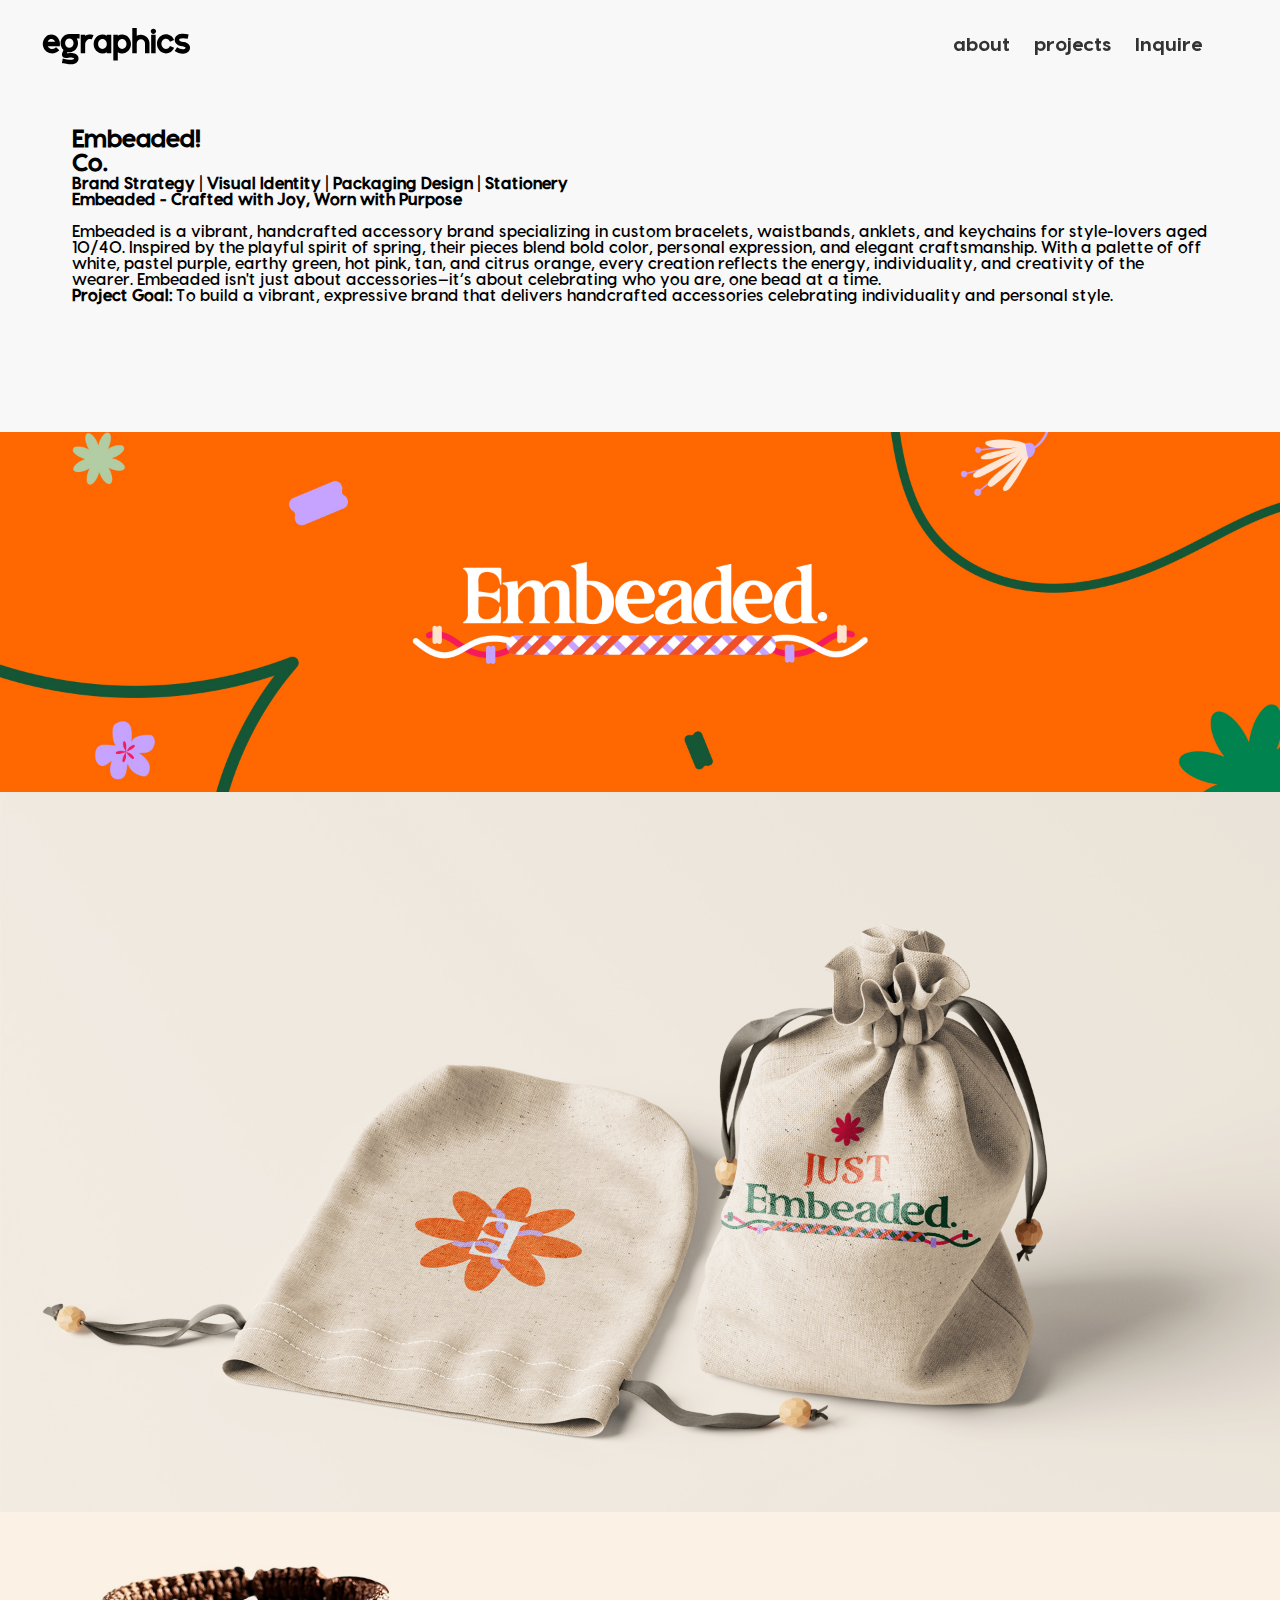
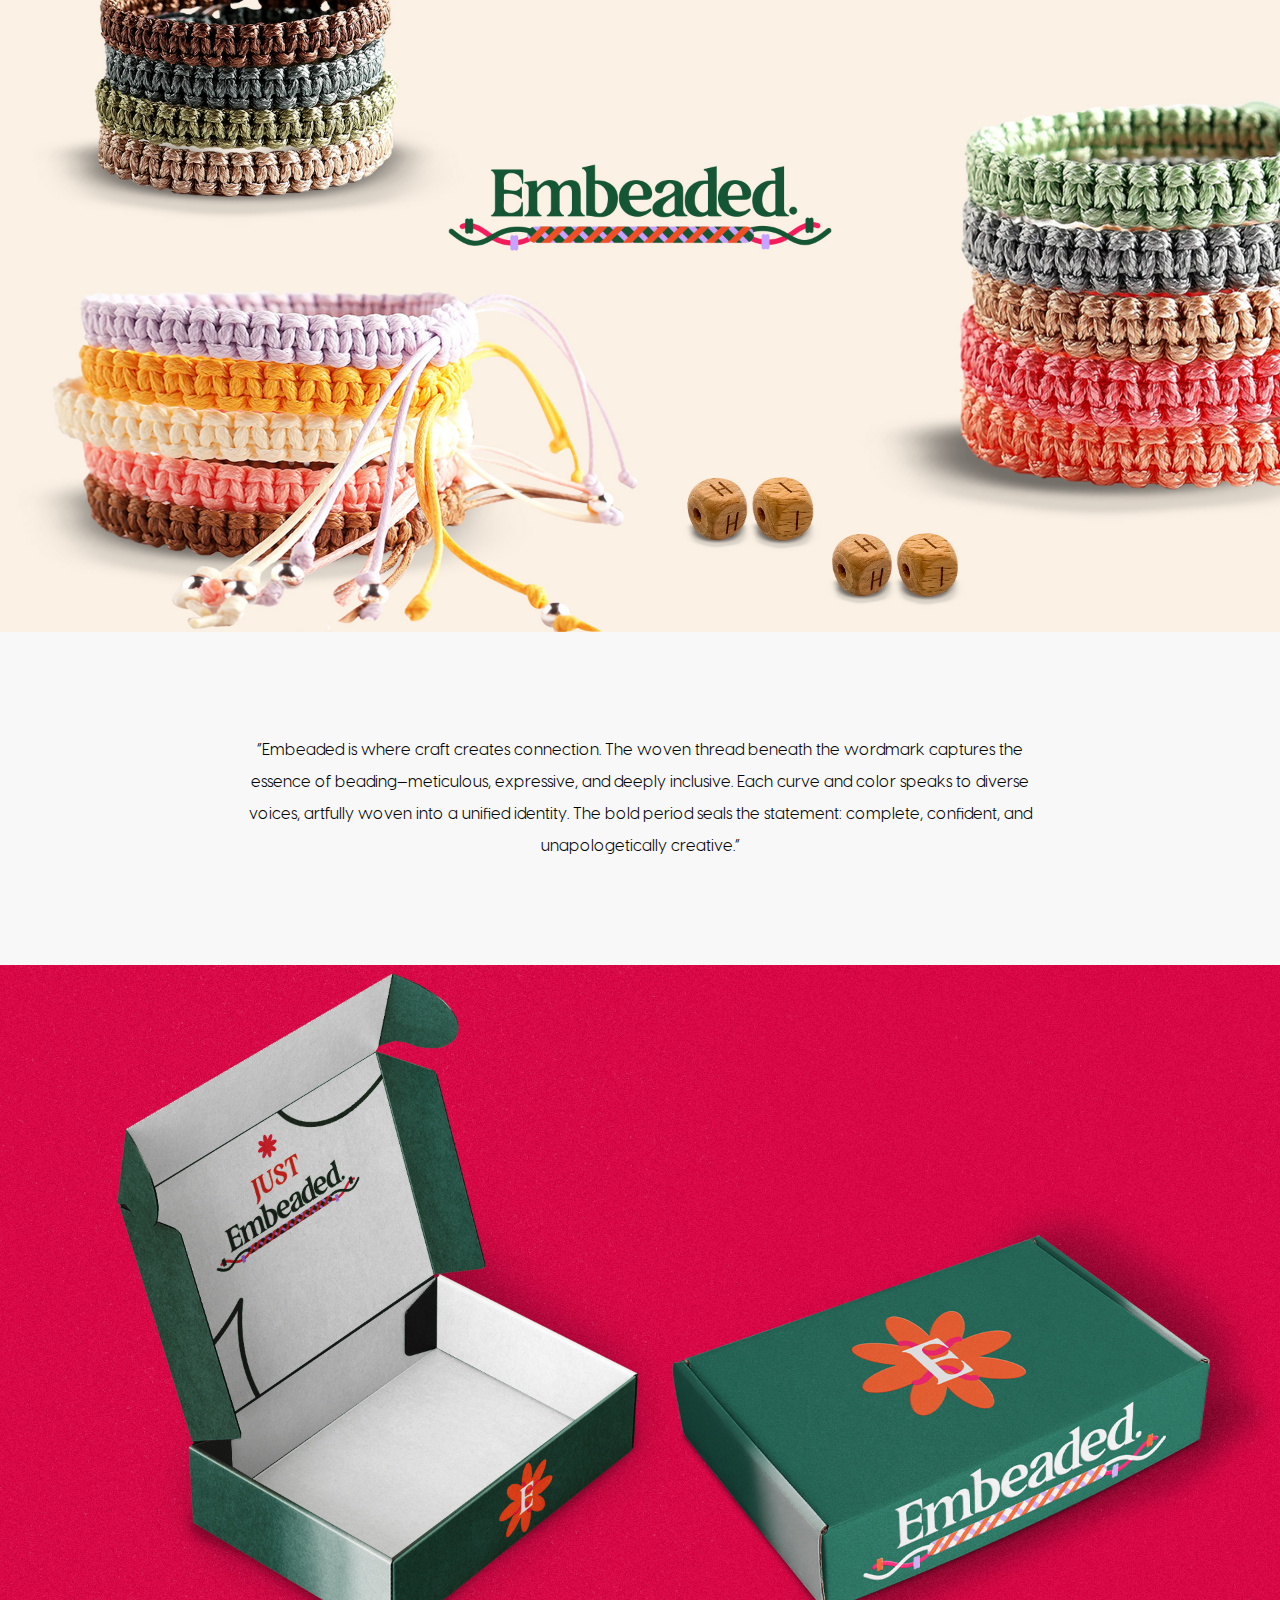
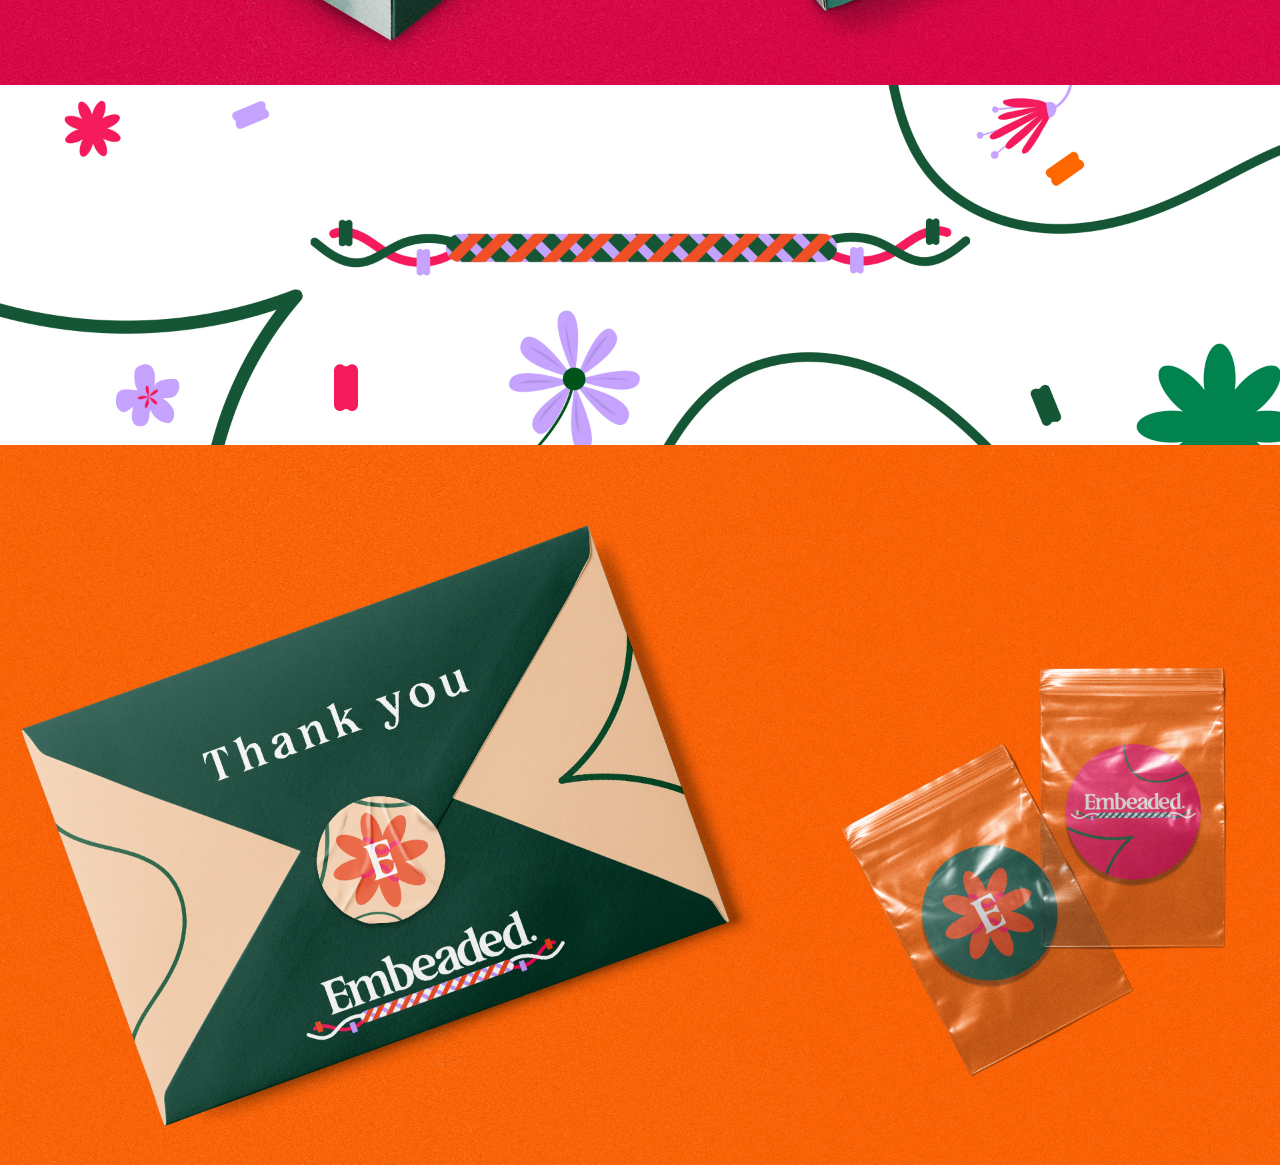
<file: embeaded.html>
<!DOCTYPE html>
<html lang="en">
<meta charset="UTF-8" />
<meta name="viewport" content="width=device-width, initial-scale=1.0" />
<title>egraphics</title>
<link rel="stylesheet" href="styles/portfoliostyle.css" />
<link rel="icon" href="images/egraphics/logo.png" type="image/x-icon">
</head>

<body>

  <nav class="navbar">
    <div class="nav-container">
      <!-- Place this inside .nav-container, before .nav-icons -->
      <button class="nav-toggle" aria-label="Toggle navigation">
        ☰
      </button>

      <div class="nav-logo"> <a href="index.html"><img src="images/egraphics/egraphics-button.svg" alt=""> </a></div>
      <ul class="nav-links">
        <li><a href="#">about</a></li>
        <li><a href="projects.html">projects</a></li>
        <li><a href="#">Inquire</a></li>
      </ul>
    </div>
  </nav>
  <main>
    <section class="project-section">
      <div class="project-wrapper">

        <!-- LEFT: Project Title -->
        <div class="project-title">
          <h2>Embeaded!<br>Co.</h2>
        </div>

        <!-- RIGHT: Project Description -->
        <div class="project-description">
          <p class="project-services">
            <strong>Brand Strategy</strong> | <strong>Visual Identity</strong> |
            <strong>Packaging Design</strong> | <strong>Stationery</strong>
          </p>

          <p class="about-brand">
            <h4>  Embeaded - Crafted with Joy, Worn with Purpose</h4>
            <br>
            Embeaded is a vibrant, handcrafted accessory brand specializing in custom bracelets, waistbands, anklets,
            and keychains for style-lovers aged 10/40. Inspired by the playful spirit of spring, their pieces blend bold
            color, personal expression, and elegant craftsmanship.

            With a palette of off white, pastel purple, earthy green, hot pink, tan, and citrus orange, every creation
            reflects the energy, individuality, and creativity of the wearer. Embeaded isn't just about accessories—it’s
            about celebrating who you are, one bead at a time.
          </p>

          <p class="project-goals">
            <strong>Project Goal:</strong> To build a vibrant, expressive brand that delivers handcrafted accessories celebrating individuality and personal style.
          </p>
        </div>

      </div>
    </section>
    <!---->
    <div class="port-branding">
      <img src="images/embeaded/embeaded-logo.jpg" alt="">
      <img src="images/embeaded/embeaded-jewelry-bag.jpg" alt="">
      <img src="images/embeaded/embeaded-products.jpg" alt="">
      <div class="port-branding-txt">
        <p>“Embeaded is where craft creates connection.
          The woven thread beneath the wordmark captures the essence of beading—meticulous, expressive, and deeply
          inclusive. Each curve and color speaks to diverse voices, artfully woven into a unified identity. The bold
          period seals the statement: complete, confident, and unapologetically creative.”</p>
      </div>
      <img src="images/embeaded/embeaded-packaging.jpg" alt="">
      <img src="images/embeaded/embeaded-assets.jpg" alt="">
      <img src="images/embeaded/embeaded-letter.jpg" alt="">

    </div>
  </main>



  <!--Nav Menu Script -->
  <script>
    const toggleBtn = document.querySelector('.nav-toggle');
    const navLinks = document.querySelector('.nav-links');

    toggleBtn.addEventListener('click', () => {
      navLinks.classList.toggle('active');
    });
  </script>

  <script>
    const navLinks = document.querySelector('.nav-links');
    const toggleBtn = document.querySelector('.nav-toggle');

    toggleBtn.addEventListener('click', () => {
      navLinks.classList.toggle('active');
    });

    // Close menu when any nav link is clicked
    navLinks.querySelectorAll('a').forEach(link => {
      link.addEventListener('click', () => {
        navLinks.classList.remove('active');
      });
    });
  </script>
  <script>
    function adjustMainPadding() {
      const navbar = document.querySelector('.navbar');
      const main = document.querySelector('main');

      if (navbar && main) {
        const navHeight = navbar.offsetHeight;
        main.style.paddingTop = ${ navHeight } px;
      }
    }

    // Run on load and on resize
    window.addEventListener('DOMContentLoaded', adjustMainPadding);
    window.addEventListener('resize', adjustMainPadding);
  </script>


</body>

</html>
</file>
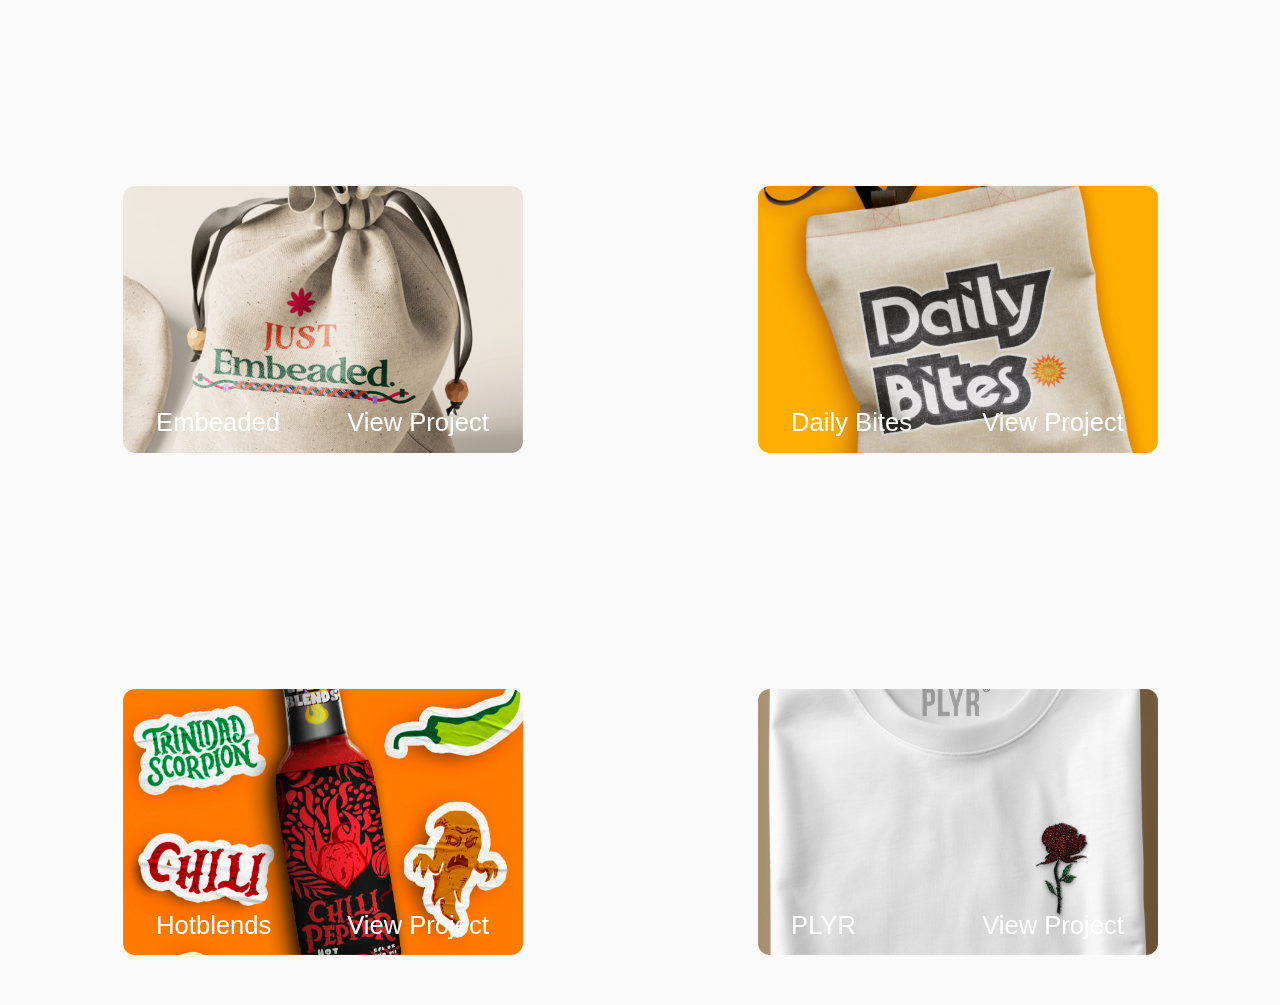
<file: test.html>
<!DOCTYPE html>
<html lang="en">
<head>
  <meta charset="UTF-8" />
  <meta name="viewport" content="width=device-width, initial-scale=1.0"/>
  <title>Flip Cards with Scroll-In Effect</title>
  <style>
    body {
      margin: 0;
      font-family: sans-serif;
      background: #fafafa;
    }

    .projects-row {
      display: flex;
      justify-content: space-around;
      gap: 30px;
      margin-bottom: 50px;
      padding: 0 20px;
      flex-wrap: wrap;
    }

    .project-card-click {
      position: relative;
      width: 45%;
      max-width: 400px;
      aspect-ratio: 3/2;
      border-radius: 12px;
      overflow: hidden;
      cursor: pointer;
      margin-top: 15%;
      perspective: 1000px;

      /* scroll-in animation */
      opacity: 0;
      transform: translateY(20px);
      transition: opacity 0.6s ease, transform 0.6s ease;
    }

    .project-card-click.visible {
      opacity: 1;
      transform: translateY(0);
    }

    .flip-inner {
      width: 100%;
      height: 100%;
      position: relative;
      transform-style: preserve-3d;
      transition: transform 0.8s ease;
    }

    .project-card-click:hover .flip-inner {
      transform: rotateY(180deg);
    }

    .flip-front,
    .flip-back {
      width: 100%;
      height: 100%;
      position: absolute;
      top: 0;
      left: 0;
      backface-visibility: hidden;
    }

    .flip-front img,
    .flip-back img {
      width: 100%;
      height: 100%;
      object-fit: cover;
      display: block;
    }

    .flip-back {
      transform: rotateY(180deg);
    }

    .overlay-text {
      position: absolute;
      bottom: 1%;
      color: #fff;
      padding: 0.5em 1em;
      font-family: 'VisbySemibold', sans-serif;
      font-size: clamp(0.8rem, 2vw, 2rem);
      z-index: 2;
      pointer-events: none;
      width: calc(50% - 2em);
    }

    .left-text { left: 2%; text-align: left; }
    .right-text { right: 2%; text-align: right; }

    @media (max-width: 768px) {
      .project-card-click {
        width: 100%;
      }
    }
  </style>
</head>
<body>

<div class="projects-row">
  <div class="project-card-click">
    <div class="flip-inner">
      <div class="flip-front">
        <a href="embeaded.html">
          <img src="images/embeaded/embeaded-img-link.jpg" alt="Embeaded front">
          <div class="overlay-text left-text">Embeaded</div>
          <div class="overlay-text right-text">View Project</div>
        </a>
      </div>
      <div class="flip-back">
        <a href="embeaded.html">
          <img src="images/embeaded/logo-back.png" alt="Embeaded back">
          <div class="overlay-text left-text">Embeaded Back</div>
          <div class="overlay-text right-text">View Project</div>
        </a>
      </div>
    </div>
  </div>

  <div class="project-card-click">
    <div class="flip-inner">
      <div class="flip-front">
        <a href="dailybites.html">
          <img src="images/dailybites/dailybites-img-click.jpg" alt="Daily Bites front">
          <div class="overlay-text left-text">Daily Bites</div>
          <div class="overlay-text right-text">View Project</div>
        </a>
      </div>
      <div class="flip-back">
        <a href="dailybites.html">
          <img src="images/dailybites/logo-back.png" alt="Daily Bites back">
          <div class="overlay-text left-text">Daily Bites Back</div>
          <div class="overlay-text right-text">View Project</div>
        </a>
      </div>
    </div>
  </div>
</div>

<div class="projects-row">
  <div class="project-card-click">
    <div class="flip-inner">
      <div class="flip-front">
        <a href="hotblends.html">
          <img src="images/hotblends/hotblends-img-click.jpg" alt="Hot Blends front">
          <div class="overlay-text left-text">Hotblends</div>
          <div class="overlay-text right-text">View Project</div>
        </a>
      </div>
      <div class="flip-back">
        <a href="hotblends.html">
          <img src="images/hotblends/logo-back.png" alt="Hot Blends back">
          <div class="overlay-text left-text">Hotblends Back</div>
          <div class="overlay-text right-text">View Project</div>
        </a>
      </div>
    </div>
  </div>

  <div class="project-card-click">
    <div class="flip-inner">
      <div class="flip-front">
        <a href="plyr.html">
          <img src="images/plyr/plyr-img-click.jpg" alt="PLYR front">
          <div class="overlay-text left-text">PLYR</div>
          <div class="overlay-text right-text">View Project</div>
        </a>
      </div>
      <div class="flip-back">
        <a href="plyr.html">
          <img src="images/plyr/logo-back.png" alt="PLYR back">
          <div class="overlay-text left-text">PLYR Back</div>
          <div class="overlay-text right-text">View Project</div>
        </a>
      </div>
    </div>
  </div>
</div>

<script>
  document.addEventListener('DOMContentLoaded', () => {
    const observer = new IntersectionObserver((entries) => {
      entries.forEach(entry => {
        if (entry.isIntersecting) {
          entry.target.classList.add('visible');
        } else {
          entry.target.classList.remove('visible');
        }
      });
    }, {
      threshold: 0.1
    });

    document.querySelectorAll('.project-card-click').forEach(card => {
      observer.observe(card);
    });
  });
</script>

</body>
</html>
</file>
<file: styles/portfoliostyle.css>
@import url('https://fonts.cdnfonts.com/css/sf-pro-display');
@font-face {
  font-family: "VisbySemibold"; /* <-- This is what you should use */
  src: url(../fonts/visby/VisbySemibold.woff2);
}
@font-face {
  font-family: "Visbybold"; /* <-- This is what you should use */
  src: url(../fonts/visby/Visbybold.woff2);

}
@font-face {
  font-family: "VisbyExtrabold"; /* <-- This is what you should use */
  src: url(../fonts/visby/VisbyExtrabold.woff2);

}
@font-face {
  font-family: "VisbyMedium"; /* <-- This is what you should use */
  src: url(../fonts/visby/VisbyMedium.woff2);

}
@font-face {
  font-family: "VisbyRegular"; /* <-- This is what you should use */
  src: url(../fonts/visby/VisbyRegular.woff2);

}

@font-face {
  font-family: "VisbyHeavy"; /* <-- This is what you should use */
  src: url(../fonts/visby/VisbyHeavy.woff2);

}

@font-face {
  font-family: "Geraldica"; /* <-- This is what you should use */
  src: url(../fonts/Geraldica.woff2);

}
@font-face {
  font-family: "Dashing"; /* <-- This is what you should use */
  src: url(../fonts/Dashing.woff2);

}@font-face {
  font-family: "ViableLogic"; /* <-- This is what you should use */
  src: url(../fonts/ViableLogic.woff2);

}

/* RESET & BASE STYLES */
* {
  margin: 0;
  padding: 0;
  box-sizing: border-box;
} 

body {
  font-family:'VisbySemibold';
  background: #f8f8f8;
  min-width:400px;
}
main{
  padding-top:5%;
}
/* NAVIGATION BAR */
.navbar {
  background-color: rgba(248, 248, 248, 0.65); /* semi-transparent */
  backdrop-filter: blur(10px); /* apply blur to what's behind */
  -webkit-backdrop-filter: blur(10px); /* for Safari support */
  position: fixed;
  width: 100%;
  top: 0;
  z-index: 1000;
 /* box-shadow: 0 2px 10px rgba(0, 0, 0, 0.1); /* optional: adds subtle shadow */
}

  .special-txt {
    font-family: 'Geraldica';
    color: #d60029;
  }
  .nav-container {
    max-width: 100%;
    margin: 0 auto;
    padding: 0.75rem 1rem;
    display: flex;
    align-items: center;
    justify-content: space-between;
    position: relative;
    padding-top: 2%;
  }
  
  /* LOGO */
  .icon:hover{
    fill: #d60029;
  }
  .nav-logo{
    padding-left:2%;
  }
  .nav-logo a{
    display: flex;
    align-items: center;
    height:2.5em;
    flex-shrink: 0;
    transition: transform 0.3s ease;
  }
  
  .nav-logo svg,
  .nav-logo img {
    width: auto;
    height: clamp(100%, 4vw, 2.5em)
  }

.nav-logo:hover {
  transform: scale(1.05);
  cursor: pointer;
}

/* HAMBURGER MENU BUTTON */
.nav-toggle {
 font-size: 1.5rem;
  background: none;
  border: none;
  cursor: pointer;
  display: none; /* Default: hidden */
  z-index: 1100;  /* Makes sure it stays above the menu */
}

/* NAV LINKS */
.nav-links {
  list-style: none;
  display: flex;
  gap: 1.5rem;
  justify-content: center;
  grid-column: 2;
  padding-right:5%;
}

.nav-links li a {
   display: inline-block;
  text-decoration: none;
  color: #333;
  font-size: 1.2rem;
  transition: color 0.2s, transform 0.3s ease;
font-family:'VisbyExtrabold';
}

.nav-links li a:hover {
  color: #d60029;
transform: scale(1.1);
}

/* ================================================  BODY ================================================ */

.project-section {
  display: flex;
  gap: 3rem;
  align-items:flex-start;
  justify-content: center;
    padding:4rem 2rem;
  flex-wrap: wrap;
  max-width: 1200px;
  margin: 0 auto;
  margin-bottom: 5%;
}

.title h1 {
  font-family: 'VisbyHeavy';
  font-size: clamp(2rem, 5vw, 4rem); /* Responsive size */
  font-weight: 800;
  line-height: 1.2;
  color: #1a1a1a;
}

.title {
  flex: 1 1 40%;
  min-width: 280px;

}

.description {
  flex: 1 1 55%;
  min-width: 280px;
  font-size:clamp(0.7rem, 1.2vw,1rem);
  font-family:'VisbyMedium';
  line-height: 1.6;
max-width:950px;
margin-left:0;

}
.port-branding {
  width: 100%;
  height: auto;
}

.port-branding img {
  width: 100%;
  height: auto;
  object-fit: contain;
  display: block; /* Removes extra space below image */
}
.port-branding-txt{
  padding: 8%;
  padding-left: 18%;
  padding-right:18%;
  font-size: clamp(0.4rem,4vw, 1rem);
  text-align: center;
  font-family: 'VisbyRegular';
  line-height:2;
}

.button-container {
  display: flex;
  justify-content: center;
  margin-top: 2rem;
}

.see-more-btn {
  display: inline-block;
  padding: 0.75rem 1.5rem;
  border: 1px solid #333;
  border-radius: 0.5rem;
  text-decoration: none;
  color: #333;
  font-weight: 500;
  font-size: 1rem;
  transition: all 0.3s ease;
  transition: all 0.3s ease;
  text-align: center;
  max-width: 90vw;
  word-wrap: break-word;
}

.see-more-btn:hover {
  background-color: #333;
  color: #fff;
}
/* ================================================ FOOTER ================================================ */

.site-footer {
  background-color: #fff;
  padding: 4rem 5%;
  font-family: 'VisbyRegular', sans-serif;
  font-size: 0.95rem;
  color: #111;
  border-top: 1px solid #eee;
  margin-top:5%;
}

.footer-top {
  display: flex;
  flex-wrap: wrap;
  justify-content: space-between;
  gap: 2rem;
  margin-bottom: 2rem;
}

.footer-left p {
  margin-bottom: 0.5rem;
}

.footer-buttons {
  margin-top: 1rem;
}

.footer-btn {
  display: inline-block;
  margin-right: 1rem;
  padding: 0.5rem 1rem;
  background-color: #1a1a1a;
  color: white;
  border-radius: 6px;
  text-decoration: none;
  font-size: 0.85rem;
  transition: background 0.3s;
}

.footer-btn:hover {
  background-color: #333;
}

.footer-right h3 {
  font-size: 1.1rem;
  margin-bottom: 1rem;
  font-family: 'VisbyBold', sans-serif;
}

.footer-right .highlight {
  color: #7474ff; /* Purple-ish highlight */
}

.newsletter-form {
  display: flex;
  flex-wrap: wrap;
  gap: 0.5rem;
}

.newsletter-form input {
  padding: 0.6rem;
  border: 1px solid #ccc;
  border-radius: 6px;
  font-size: 0.9rem;
  min-width: 180px;
}

.newsletter-form button {
  padding: 0.6rem 1rem;
  background-color: #1a1a1a;
  color: #fff;
  border: none;
  border-radius: 6px;
  cursor: pointer;
  transition: background 0.3s;
}

.newsletter-form button:hover {
  background-color: #333;
}

.footer-bottom {
  display: flex;
  justify-content: space-between;
  align-items: center;
  flex-wrap: wrap;
  border-top: 1px solid #ddd;
  padding-top: 2rem;
  gap: 1rem;
}
.social-icons {
  display: flex;
  gap: 1rem;
  align-items: center;
}

.lottie-wrapper {
  width: 50px;
  height: 50px;
  display: flex;
  align-items: center;
  justify-content: center;
}

.scale-fix {
  transform: scale(1.15); /* Adjust this value until both Lotties match visually */
  transform-origin: center;
}

.footer-links a {
  display: inline-block;
  margin-right: 1rem;
  padding: 0.5rem 1rem;
  background-color: #1a1a1a;
  color: white;
  border-radius: 6px;
  text-decoration: none;
  font-size: 0.85rem;
  transition: background 0.3s;
}

.footer-links a:hover {
  background-color: #333;
}

/* Home Lottie Button with Link */

.lottie-btn {
  background-color:transparent;
  border:2px solid #d8d8d8;
  padding:2px 20px;
  border-radius: 8px;
  cursor: pointer;
  display: flex;
  align-items: center;
  gap: 10px;
  color: #1a1a1a;
  font-family: 'VisbySemibold', sans-serif;
  font-size: clamp(0.7rem, 1vw, 1.5rem);
  text-decoration: none;
  transition: transform 0.2s ease, background-color 0.2s ease;
  user-select: none;
  height:3%;
}

/* Lottie Button Hover */
.lottie-btn:hover {
  transform: scale(1.1);
  background-color: #d60029;
  color: #fff;
  border: none;
}

/* Ensure Lottie player matches icon size */
.lottie-btn dotlottie-player {
  width: 70px !important;
  height: 70px !important;
  flex-shrink: 0; /* prevent it from shrinking */
  pointer-events: none; /* ensures player doesn't intercept hover */
}


/* Projects Gif Button with Link */
.gif-btn-wrapper {
  display: flex;
  justify-content: center;
  align-items: center;
  gap: 10%; /* adjust as needed */
  flex-wrap: wrap; /* makes them stack on small screens */
  height: 10vh;
  margin-top:5%;
}


    /* Make the link look like a button */
    .gif-btn {
      background-color:#002547;
      border:2px;
      padding: 10px 20px;
      border-radius: 8px;
      cursor: pointer;
      display: flex;
      align-items: center; /* vertical centering */
      gap: 10px; /* space between text and image */
      color: #fff;
      font-family: 'VisbySemibold',sans-serif;
      font-size:clamp(0.7rem, 1vw, 1.5rem);
      text-decoration: none;
      transition: transform 0.2s ease;
      user-select: none;
    }

    .gif-btn img {
      width: 50px;
      height: 50px;
      transition: transform 0.2s ease;
    }

    /* Scale whole button on hover */
    .gif-btn:hover {
      transform: scale(1.1);
      background-color: #d60029;
      color: #fff;
    }

    .gif-btn-wrapper a {
      text-decoration: none;
    }
/* ================================================  MEDIA QUERIES ================================================ */

/* Mobile-first (small screens) */

@media (max-width: 480px) {
  .see-more-btn {
    font-size: 0.9rem;
    padding: 0.6rem 1.2rem;
  }
  .lottie-btn {
height:5%;
    padding: 1px 12px;
    gap: 2px;
  }

  .lottie-btn dotlottie-player {
    width: 30px;
    height:30px;
  }
    .gif-btn {
    font-size: 0.85rem;
    padding: 0.5rem 0.9rem;
    gap: 0.4rem;
  }

  .gif-btn img {
    width: 35px;
    height: 35px;
  }
}
@media (max-width: 599px) {
  .nav-logo {
    font-size: 1rem;
  }

  .nav-logo img{
    width: 75%;
  }
  .nav-links li a {
    font-size: 0.8rem;
  }
  main{
  padding-top:17%;
}
.port-branding-txt{
  font-size:0.6rem;
}
}

@media (max-width: 768px) { 
.insta{
  width:10%;
height:auto;
border-radius:3px;
}

  .mailing{
    width:95%; height:auto;
  }

  .nav-links {
    max-height: 0;
    overflow: hidden;
    flex-direction: column;
    gap: 1rem;
    background: #f8f8f8;
    position: absolute;
    top: 60px;
    left: 0;       /* aligned left */
    width: 200px;  /* fixed width or adjust as needed */
    padding: 0 1rem;
    transition: max-height 0.3s ease-out, padding 0.3s ease-out;
    grid-column: 1 / span 1; /* make sure it only spans first column */
    box-shadow: 0 4px 6px rgba(0,0,0,0.1);
    font-size: 0.9rem;
    
  }
  .nav-container {
    grid-template-columns: auto 1fr;
  }

  .nav-toggle {
    display: block;
  }
  .nav-links.active {
    max-height: 500px; /* enough height */
    padding: 1rem;
    transition: max-height 0.4s ease-in, padding 0.4s ease-in;
  }
    h1.home-title{
    font-size: 3.5rem;
  }
 .project-wrapper {
    flex-direction: column;
     text-align: center;
    gap: 1rem;
  }



  .project-title h2 {
    text-align: left;
    font-size: clamp(2rem, 6vw, 4rem);
  }

 

  .project-description .project-services {
    font-size:clamp(0.8rem, 2vw, 1rem);
    max-width: 90%;

  }
  .lottie-btn {
    height: 60px;
    padding: 2px 15px;
    gap: 3px;
  }

  .lottie-btn dotlottie-player {
    width: 50px;
    height: 50px;
  }
    .gif-btn {
    font-size: 0.9rem;
    padding: 0.6rem 1rem;
    gap: 0.5rem;
  }

  .gif-btn img {
    width: 40px;
    height: 40px;
  }
   .footer-top {
    flex-direction: column;
  }

  .footer-bottom {
    flex-direction: column;
    align-items: flex-start;
  }
}


                                                  /* MEDIA QURIES */
/* Tablets */
@media (min-width: 600px) {
  .container {
    padding: 2rem;
  }

  .nav-logo img{
    width: 80%;
  }
    h1.home-title{
    font-size: 2.8rem;
  }
  
}

/* Grid utilities */
@media (min-width: 768px) {

  .grid {
    display: grid;
    grid-template-columns: repeat(2, 1fr);
    gap: 1.5rem;
  }
  .nav-toggle {
    display: block;
    order: 1;
  }

  .nav-logo {
    order: 0;
  }
  .nav-logo img{
    width: 90%;
  }
  .nav-links {
    top: 60px; /* make sure this is lower than logo/toggle */
    z-index: 1000;
  }
}

/* Optional safety: explicitly hide above 768px */
@media (min-width: 769px) {
  .nav-toggle {
    display: none;
  }
}

@media (min-width: 900px) {
    h1.home-title {
    font-size: 3.8em !important;
  }

}
@media (max-width: 991px) {
  .nav-links li a {
    font-size: 1rem;
  }
}
@media (min-width: 992px) {
  .grid {
    grid-template-columns: repeat(3, 1fr);
  }
  .hero {
    font-size: 2.5rem;
  }

    .nav-logo img{
    width: 95%;
  }
}


@media (min-width: 1200px) {
  .container {
    max-width: 1200px;
    margin: 0 auto;
  }

    h1.home-title {
    font-size: 5em !important;
  }


/* Hidden by default */
.nav-toggle {
  display: none;
}
  .hero {
    font-size: 3rem;
  }
}
@media (max-width: 599px) {
  h1.home-title {
    font-size: 2rem !important;
  }
}
</file>
